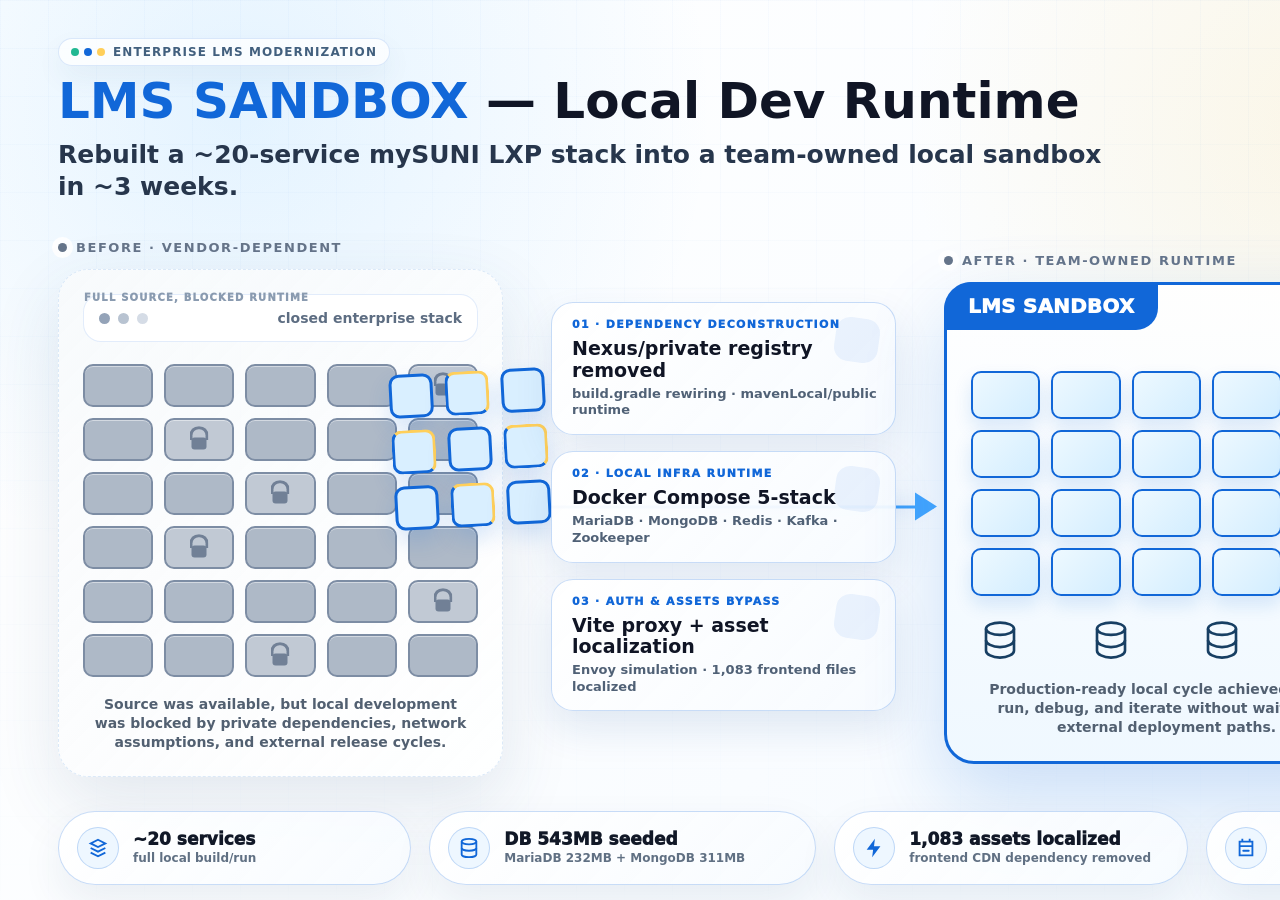
<file: assets/sk-sandbox/thumbnail-before-after.html>
<!doctype html>
<html lang="en">
<head>
  <meta charset="utf-8" />
  <meta name="viewport" content="width=device-width, initial-scale=1" />
  <title>LMS Sandbox Thumbnail</title>
  <style>
    :root {
      --ink: #101525;
      --muted: #5f6b7c;
      --soft: #f6fbff;
      --line: #dbe9f8;
      --blue: #1167d8;
      --blue-2: #45a7ff;
      --cyan: #dcf6ff;
      --yellow: #ffcf5a;
      --green: #21b892;
      --shadow: 0 26px 70px rgba(40, 71, 116, 0.12);
    }

    * { box-sizing: border-box; }

    body {
      margin: 0;
      background: #eef5ff;
      font-family: Inter, ui-sans-serif, system-ui, -apple-system, BlinkMacSystemFont, "Segoe UI", Pretendard, "Apple SD Gothic Neo", sans-serif;
    }

    .canvas {
      width: 1600px;
      height: 900px;
      position: relative;
      overflow: hidden;
      color: var(--ink);
      background:
        radial-gradient(circle at 15% 12%, rgba(92, 184, 255, 0.16), transparent 30%),
        radial-gradient(circle at 84% 14%, rgba(255, 207, 90, 0.15), transparent 28%),
        linear-gradient(135deg, #ffffff 0%, #fbfdff 48%, #f3f9ff 100%);
    }

    .canvas::before {
      content: "";
      position: absolute;
      inset: 0;
      background:
        linear-gradient(90deg, rgba(17, 103, 216, 0.035) 1px, transparent 1px),
        linear-gradient(180deg, rgba(17, 103, 216, 0.032) 1px, transparent 1px);
      background-size: 48px 48px;
      mask-image: linear-gradient(180deg, rgba(0,0,0,0.72), rgba(0,0,0,0.16));
      pointer-events: none;
    }

    header {
      position: relative;
      z-index: 2;
      display: flex;
      align-items: flex-start;
      justify-content: space-between;
      gap: 36px;
      padding: 38px 58px 0;
    }

    .eyebrow {
      display: inline-flex;
      align-items: center;
      gap: 8px;
      margin-bottom: 10px;
      padding: 7px 12px;
      border: 1px solid rgba(17, 103, 216, 0.14);
      border-radius: 999px;
      background: rgba(255,255,255,0.76);
      color: #42607e;
      font-size: 12px;
      line-height: 1;
      font-weight: 900;
      letter-spacing: 0.09em;
      text-transform: uppercase;
      box-shadow: 0 12px 28px rgba(35, 78, 126, 0.06);
    }

    .eyebrow::before {
      content: "";
      width: 8px;
      height: 8px;
      border-radius: 999px;
      background: var(--green);
      box-shadow: 13px 0 0 var(--blue), 26px 0 0 var(--yellow);
      margin-right: 26px;
    }

    h1 {
      margin: 0;
      font-size: 50px;
      line-height: 1.02;
      letter-spacing: 0;
      font-weight: 900;
    }

    h1 .accent { color: var(--blue); }

    .subtitle {
      margin: 12px 0 0;
      max-width: 1060px;
      color: #27364c;
      font-size: 25px;
      line-height: 1.28;
      font-weight: 650;
    }

    .logo-card {
      width: 154px;
      height: 74px;
      display: grid;
      place-items: center;
      border: 1px solid rgba(17, 103, 216, 0.14);
      border-radius: 24px;
      background: rgba(255,255,255,0.86);
      box-shadow: 0 16px 38px rgba(25, 68, 122, 0.08);
      flex: 0 0 auto;
      margin-top: 4px;
    }

    .logo-card img {
      width: 130px;
      height: 46px;
      object-fit: cover;
      object-position: center;
      display: block;
    }

    .stage {
      position: relative;
      z-index: 2;
      display: grid;
      grid-template-columns: 445px 345px 445px;
      column-gap: 48px;
      align-items: center;
      padding: 34px 58px 0;
    }

    .stage-label {
      display: inline-flex;
      align-items: center;
      gap: 9px;
      margin-bottom: 14px;
      color: #66758a;
      font-size: 13px;
      font-weight: 900;
      letter-spacing: 0.12em;
      text-transform: uppercase;
    }

    .stage-label::before {
      content: "";
      width: 9px;
      height: 9px;
      border-radius: 999px;
      background: currentColor;
      box-shadow: 0 0 0 6px rgba(255,255,255,0.9);
    }

    .panel {
      position: relative;
      min-height: 390px;
      border: 1px solid var(--line);
      border-radius: 30px;
      background: rgba(255,255,255,0.86);
      box-shadow: var(--shadow);
      padding: 24px;
    }

    .panel-kicker {
      position: absolute;
      left: 25px;
      top: 22px;
      z-index: 2;
      color: #8a9bb0;
      font-size: 10px;
      font-weight: 950;
      letter-spacing: 0.12em;
      text-transform: uppercase;
    }

    .before .panel {
      border-style: dashed;
      background: linear-gradient(135deg, rgba(248,250,252,0.92), rgba(255,255,255,0.78));
    }

    .after .panel {
      border: 3px solid var(--blue);
      background:
        linear-gradient(180deg, rgba(255,255,255,0.92), rgba(239,248,255,0.96));
      box-shadow: 0 32px 82px rgba(17, 103, 216, 0.20);
    }

    .browser-bar {
      height: 48px;
      border-radius: 18px;
      background: rgba(255,255,255,0.9);
      border: 1px solid rgba(17, 103, 216, 0.12);
      display: flex;
      align-items: center;
      justify-content: space-between;
      padding: 0 15px;
      margin-bottom: 22px;
      font-size: 14px;
      font-weight: 800;
      color: #5d6d82;
    }

    .dots {
      display: flex;
      gap: 8px;
    }

    .dot {
      width: 11px;
      height: 11px;
      border-radius: 999px;
      background: #94a3b8;
    }

    .dot:nth-child(2) { background: #b8c3d1; }
    .dot:nth-child(3) { background: #d5dce6; }

    .grid-old,
    .grid-new {
      display: grid;
      grid-template-columns: repeat(5, 1fr);
      gap: 11px;
    }

    .grid-old .cell,
    .grid-new .cell {
      height: 43px;
      border-radius: 10px;
      border: 2px solid #7d8da4;
      background: #aeb9c7;
      box-shadow: inset 0 1px 0 rgba(255,255,255,0.45);
    }

    .grid-old .cell.locked {
      position: relative;
      background: #c1c9d4;
    }

    .grid-old .cell.locked::before {
      content: "";
      position: absolute;
      left: 50%;
      top: 50%;
      width: 15px;
      height: 12px;
      transform: translate(-50%, -20%);
      border-radius: 3px;
      background: #718096;
    }

    .grid-old .cell.locked::after {
      content: "";
      position: absolute;
      left: 50%;
      top: 42%;
      width: 13px;
      height: 11px;
      transform: translate(-50%, -70%);
      border: 3px solid #718096;
      border-bottom: 0;
      border-radius: 9px 9px 0 0;
    }

    .grid-new .cell {
      height: 48px;
      border-color: var(--blue);
      background: linear-gradient(135deg, #eef9ff 0%, #d2edff 100%);
      box-shadow: 0 9px 18px rgba(17, 103, 216, 0.14);
    }

    .db-row {
      display: flex;
      justify-content: space-between;
      margin: 24px 8px 0;
    }

    .db {
      width: 42px;
      height: 42px;
    }

    .caption {
      margin: 18px 4px 0;
      color: #526071;
      font-size: 14px;
      line-height: 1.35;
      font-weight: 750;
      text-align: center;
    }

    .rebuild {
      align-self: stretch;
      display: grid;
      align-content: center;
      gap: 16px;
      position: relative;
    }

    .rebuild::before {
      content: "";
      position: absolute;
      left: -39px;
      right: -39px;
      top: 50%;
      height: 18px;
      transform: translateY(-50%);
      border-radius: 999px;
      background: linear-gradient(90deg, rgba(17,103,216,0), rgba(17,103,216,0.26), rgba(17,103,216,0));
      filter: blur(6px);
      z-index: -1;
    }

    .arrow {
      position: absolute;
      left: -38px;
      right: -38px;
      top: 50%;
      transform: translateY(-50%);
      height: 3px;
      background: linear-gradient(90deg, var(--blue), var(--blue-2));
      z-index: -1;
    }

    .arrow::after {
      content: "";
      position: absolute;
      right: -3px;
      top: 50%;
      width: 0;
      height: 0;
      transform: translateY(-50%);
      border-top: 14px solid transparent;
      border-bottom: 14px solid transparent;
      border-left: 22px solid var(--blue-2);
    }

    .step {
      position: relative;
      border: 1px solid rgba(17,103,216,0.22);
      border-radius: 22px;
      background:
        linear-gradient(135deg, rgba(255,255,255,0.98), rgba(247,251,255,0.94));
      box-shadow: 0 18px 38px rgba(17, 73, 143, 0.11);
      padding: 16px 18px 15px 20px;
      overflow: hidden;
    }

    .step::after {
      content: "";
      position: absolute;
      right: 16px;
      top: 15px;
      width: 44px;
      height: 44px;
      border-radius: 14px;
      background: rgba(17, 103, 216, 0.07);
      transform: rotate(8deg);
    }

    .step small {
      display: block;
      color: var(--blue);
      font-size: 11px;
      line-height: 1;
      font-weight: 950;
      letter-spacing: 0.12em;
      text-transform: uppercase;
      margin-bottom: 8px;
      position: relative;
      z-index: 1;
    }

    .step strong {
      display: block;
      color: var(--ink);
      font-size: 19px;
      line-height: 1.12;
      font-weight: 900;
      position: relative;
      z-index: 1;
    }

    .step span {
      display: block;
      margin-top: 5px;
      color: #506176;
      font-size: 13px;
      line-height: 1.28;
      font-weight: 700;
      position: relative;
      z-index: 1;
    }

    .shards {
      position: absolute;
      left: 392px;
      top: 168px;
      display: grid;
      grid-template-columns: repeat(3, 44px);
      gap: 12px;
      transform: rotate(-3deg);
    }

    .shard {
      width: 44px;
      height: 44px;
      border: 3px solid var(--blue);
      border-radius: 10px;
      background: #d9efff;
      box-shadow: 0 11px 22px rgba(17, 103, 216, 0.16);
    }

    .shard:nth-child(2n) {
      border-top-color: var(--yellow);
      border-right-color: var(--yellow);
    }

    .after-title {
      position: absolute;
      left: -3px;
      top: -3px;
      padding: 14px 24px;
      border-radius: 27px 0 22px 0;
      background: var(--blue);
      color: #fff;
      font-size: 20px;
      line-height: 1;
      font-weight: 950;
      letter-spacing: 0.01em;
    }

    .device-icon {
      position: absolute;
      right: 21px;
      top: 20px;
      color: #17446e;
    }

    .after-content {
      margin-top: 62px;
    }

    .metrics {
      position: relative;
      z-index: 2;
      display: grid;
      grid-template-columns: 1.05fr 1.15fr 1.05fr 1fr;
      gap: 18px;
      padding: 34px 58px 0;
    }

    .metric {
      display: flex;
      align-items: center;
      gap: 14px;
      min-height: 74px;
      padding: 14px 18px;
      border: 1px solid rgba(17, 103, 216, 0.22);
      border-radius: 999px;
      background: linear-gradient(135deg, rgba(255,255,255,0.92), rgba(247,251,255,0.88));
      box-shadow: 0 18px 42px rgba(31, 64, 105, 0.08);
    }

    .metric-icon {
      width: 42px;
      height: 42px;
      display: grid;
      place-items: center;
      border-radius: 999px;
      background: #eef7ff;
      border: 1px solid rgba(17,103,216,0.22);
      color: var(--blue);
      flex: 0 0 auto;
    }

    .metric strong {
      display: block;
      color: #111827;
      font-size: 17px;
      line-height: 1.1;
      font-weight: 950;
    }

    .metric span {
      display: block;
      margin-top: 3px;
      color: #607083;
      font-size: 12px;
      line-height: 1.2;
      font-weight: 750;
    }

  </style>
</head>
<body>
  <section class="canvas">
    <header>
      <div>
        <div class="eyebrow">Enterprise LMS modernization</div>
        <h1><span class="accent">LMS SANDBOX</span> — Local Dev Runtime</h1>
        <p class="subtitle">Rebuilt a ~20-service mySUNI LXP stack into a team-owned local sandbox in ~3 weeks.</p>
      </div>
      <div class="logo-card">
        <img src="./logo.jpeg" alt="mySUNI logo" />
      </div>
    </header>

    <main class="stage">
      <section class="before">
        <div class="stage-label">Before · vendor-dependent</div>
        <div class="panel">
          <div class="panel-kicker">full source, blocked runtime</div>
          <div class="browser-bar">
            <div class="dots"><span class="dot"></span><span class="dot"></span><span class="dot"></span></div>
            <span>closed enterprise stack</span>
          </div>
          <div class="grid-old">
            <span class="cell"></span><span class="cell"></span><span class="cell"></span><span class="cell"></span><span class="cell locked"></span>
            <span class="cell"></span><span class="cell locked"></span><span class="cell"></span><span class="cell"></span><span class="cell"></span>
            <span class="cell"></span><span class="cell"></span><span class="cell locked"></span><span class="cell"></span><span class="cell"></span>
            <span class="cell"></span><span class="cell locked"></span><span class="cell"></span><span class="cell"></span><span class="cell"></span>
            <span class="cell"></span><span class="cell"></span><span class="cell"></span><span class="cell"></span><span class="cell locked"></span>
            <span class="cell"></span><span class="cell"></span><span class="cell locked"></span><span class="cell"></span><span class="cell"></span>
          </div>
          <p class="caption">Source was available, but local development was blocked by private dependencies, network assumptions, and external release cycles.</p>
        </div>
        <div class="shards">
          <span class="shard"></span><span class="shard"></span><span class="shard"></span>
          <span class="shard"></span><span class="shard"></span><span class="shard"></span>
          <span class="shard"></span><span class="shard"></span><span class="shard"></span>
        </div>
      </section>

      <section class="rebuild">
        <div class="arrow"></div>
        <div class="step">
          <small>01 · dependency deconstruction</small>
          <strong>Nexus/private registry removed</strong>
          <span>build.gradle rewiring · mavenLocal/public runtime</span>
        </div>
        <div class="step">
          <small>02 · local infra runtime</small>
          <strong>Docker Compose 5-stack</strong>
          <span>MariaDB · MongoDB · Redis · Kafka · Zookeeper</span>
        </div>
        <div class="step">
          <small>03 · auth & assets bypass</small>
          <strong>Vite proxy + asset localization</strong>
          <span>Envoy simulation · 1,083 frontend files localized</span>
        </div>
      </section>

      <section class="after">
        <div class="stage-label">After · team-owned runtime</div>
        <div class="panel">
          <div class="after-title">LMS SANDBOX</div>
          <svg class="device-icon" width="66" height="42" viewBox="0 0 66 42" fill="none" aria-hidden="true">
            <rect x="2" y="4" width="36" height="24" rx="4" stroke="currentColor" stroke-width="3"/>
            <rect x="29" y="14" width="28" height="19" rx="3" stroke="currentColor" stroke-width="3"/>
            <path d="M14 36H50" stroke="currentColor" stroke-width="3" stroke-linecap="round"/>
          </svg>
          <div class="after-content">
            <div class="grid-new">
              <span class="cell"></span><span class="cell"></span><span class="cell"></span><span class="cell"></span><span class="cell"></span>
              <span class="cell"></span><span class="cell"></span><span class="cell"></span><span class="cell"></span><span class="cell"></span>
              <span class="cell"></span><span class="cell"></span><span class="cell"></span><span class="cell"></span><span class="cell"></span>
              <span class="cell"></span><span class="cell"></span><span class="cell"></span><span class="cell"></span><span class="cell"></span>
            </div>
            <div class="db-row">
              <svg class="db" viewBox="0 0 48 48" fill="none"><ellipse cx="24" cy="10" rx="16" ry="7" stroke="#173f63" stroke-width="3"/><path d="M8 10v25c0 4 7 8 16 8s16-4 16-8V10" stroke="#173f63" stroke-width="3"/><path d="M8 23c0 4 7 8 16 8s16-4 16-8" stroke="#173f63" stroke-width="3"/></svg>
              <svg class="db" viewBox="0 0 48 48" fill="none"><ellipse cx="24" cy="10" rx="16" ry="7" stroke="#173f63" stroke-width="3"/><path d="M8 10v25c0 4 7 8 16 8s16-4 16-8V10" stroke="#173f63" stroke-width="3"/><path d="M8 23c0 4 7 8 16 8s16-4 16-8" stroke="#173f63" stroke-width="3"/></svg>
              <svg class="db" viewBox="0 0 48 48" fill="none"><ellipse cx="24" cy="10" rx="16" ry="7" stroke="#173f63" stroke-width="3"/><path d="M8 10v25c0 4 7 8 16 8s16-4 16-8V10" stroke="#173f63" stroke-width="3"/><path d="M8 23c0 4 7 8 16 8s16-4 16-8" stroke="#173f63" stroke-width="3"/></svg>
              <svg class="db" viewBox="0 0 48 48" fill="none"><ellipse cx="24" cy="10" rx="16" ry="7" stroke="#173f63" stroke-width="3"/><path d="M8 10v25c0 4 7 8 16 8s16-4 16-8V10" stroke="#173f63" stroke-width="3"/><path d="M8 23c0 4 7 8 16 8s16-4 16-8" stroke="#173f63" stroke-width="3"/></svg>
            </div>
            <p class="caption">Production-ready local cycle achieved: build, run, debug, and iterate without waiting on external deployment paths.</p>
          </div>
        </div>
      </section>
    </main>

    <section class="metrics">
      <div class="metric">
        <div class="metric-icon">
          <svg width="22" height="22" viewBox="0 0 24 24" fill="none"><path d="m12 3 8 4-8 4-8-4 8-4Z" stroke="currentColor" stroke-width="2"/><path d="m4 12 8 4 8-4" stroke="currentColor" stroke-width="2"/><path d="m4 17 8 4 8-4" stroke="currentColor" stroke-width="2"/></svg>
        </div>
        <div><strong>~20 services</strong><span>full local build/run</span></div>
      </div>
      <div class="metric">
        <div class="metric-icon">
          <svg width="22" height="22" viewBox="0 0 24 24" fill="none"><ellipse cx="12" cy="5" rx="8" ry="3" stroke="currentColor" stroke-width="2"/><path d="M4 5v14c0 1.7 3.6 3 8 3s8-1.3 8-3V5" stroke="currentColor" stroke-width="2"/><path d="M4 12c0 1.7 3.6 3 8 3s8-1.3 8-3" stroke="currentColor" stroke-width="2"/></svg>
        </div>
        <div><strong>DB 543MB seeded</strong><span>MariaDB 232MB + MongoDB 311MB</span></div>
      </div>
      <div class="metric">
        <div class="metric-icon">
          <svg width="22" height="22" viewBox="0 0 24 24" fill="none"><path d="M13 2 4 14h7l-1 8 9-12h-7l1-8Z" fill="currentColor"/></svg>
        </div>
        <div><strong>1,083 assets localized</strong><span>frontend CDN dependency removed</span></div>
      </div>
      <div class="metric">
        <div class="metric-icon">
          <svg width="22" height="22" viewBox="0 0 24 24" fill="none"><path d="M8 2v4M16 2v4M4 10h16M5 5h14v15H5z" stroke="currentColor" stroke-width="2"/><path d="M9 15h6" stroke="currentColor" stroke-width="2" stroke-linecap="round"/></svg>
        </div>
        <div><strong>solo · ~3 weeks</strong><span>PoC to production-ready runtime</span></div>
      </div>
    </section>
  </section>
</body>
</html>
</file>
